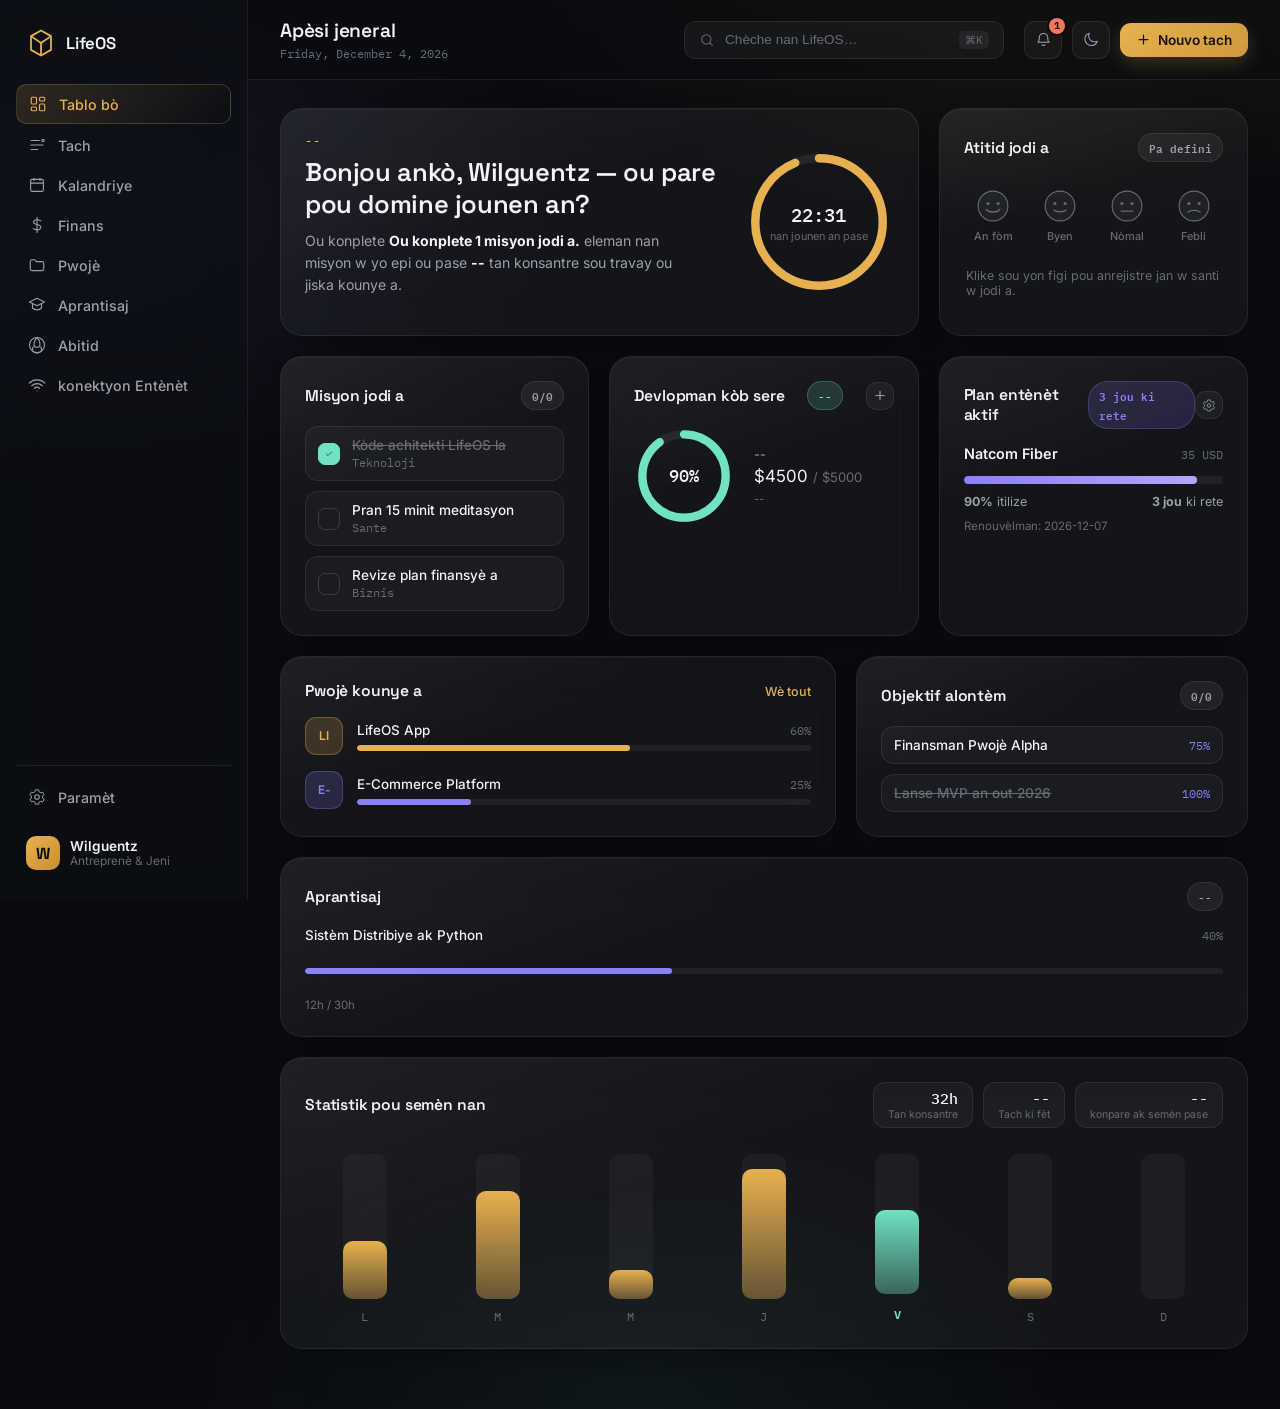
<file: index.html>
<!DOCTYPE html>
<html lang="ht">
<head>
  <meta charset="UTF-8">
  <meta name="viewport" content="width=device-width, initial-scale=1.0">
  <title>LifeOS — Tablo bò</title>

  <!-- Google Fonts -->
  <link rel="preconnect" href="https://fonts.googleapis.com">
  <link rel="preconnect" href="https://fonts.gstatic.com" crossorigin>
  <link href="https://fonts.googleapis.com/css2?family=Space+Grotesk:wght@400;500;600;700&family=Inter:wght@400;500;600;700&family=IBM+Plex+Mono:wght@400;500&display=swap" rel="stylesheet">

  <!-- CSS Style -->
  <link rel="stylesheet" href="dashboard.css">
</head>
<body>

<noscript>
  <p style="padding:16px;text-align:center;">LifeOS bezwen JavaScript pou li ka fonksyone. Tanpri aktive JavaScript nan navigatè w la.</p>
</noscript>

<div class="app">

  <!-- ================= SIDEBAR (NAVIGATION) ================= -->
  <aside class="sidebar" id="sidebar" aria-label="Navigasyon Prensipal">
    <div class="sidebar-brand">
      <span class="brand-mark" aria-hidden="true">
        <svg viewBox="0 0 24 24" fill="none">
          <path d="M12 2L4 6.5V17.5L12 22L20 17.5V6.5L12 2Z" stroke="currentColor" stroke-width="1.4" stroke-linejoin="round"/>
          <path d="M12 22V12M12 12L20 6.5M12 12L4 6.5" stroke="currentColor" stroke-width="1.4" stroke-linejoin="round"/>
        </svg>
      </span>
      <span class="brand-name">LifeOS</span>
    </div>

    <!-- Navigation Hooks via data-route -->
    <nav class="sidebar-nav" id="sidebarNav">
      <a href="#dashboard" class="nav-item is-active" data-route="dashboard" data-tip="Tablo bò" aria-label="Ale nan Tablo bò">
        <svg viewBox="0 0 24 24" fill="none" aria-hidden="true"><rect x="3" y="3" width="7" height="9" rx="1.5" stroke="currentColor" stroke-width="1.5"/><rect x="14" y="3" width="7" height="5" rx="1.5" stroke="currentColor" stroke-width="1.5"/><rect x="14" y="12" width="7" height="9" rx="1.5" stroke="currentColor" stroke-width="1.5"/><rect x="3" y="16" width="7" height="5" rx="1.5" stroke="currentColor" stroke-width="1.5"/></svg>
        <span>Tablo bò</span>
      </a>
      <a href="#tasks" class="nav-item" data-route="tasks" data-tip="Tach" aria-label="Ale nan Tach">
        <svg viewBox="0 0 24 24" fill="none" aria-hidden="true"><path d="M4 6h11M4 12h16M4 18h9" stroke="currentColor" stroke-width="1.5" stroke-linecap="round"/><circle cx="20" cy="6" r="1.6" stroke="currentColor" stroke-width="1.5"/></svg>
        <span>Tach</span>
      </a>
      <a href="#calendar" class="nav-item" data-route="calendar" data-tip="Kalandriye" aria-label="Ale nan Kalandriye">
        <svg viewBox="0 0 24 24" fill="none" aria-hidden="true"><rect x="3.5" y="4.5" width="17" height="16" rx="2" stroke="currentColor" stroke-width="1.5"/><path d="M3.5 9.5H20.5M8 3V6M16 3V6" stroke="currentColor" stroke-width="1.5" stroke-linecap="round"/></svg>
        <span>Kalandriye</span>
      </a>
      <a href="#finance" class="nav-item" data-route="finance" data-tip="Finans" aria-label="Ale nan Finans">
        <svg viewBox="0 0 24 24" fill="none" aria-hidden="true"><path d="M12 2V22" stroke="currentColor" stroke-width="1.5" stroke-linecap="round"/><path d="M17 6.5C17 6.5 14.8 5 12 5C9.5 5 7.5 6.4 7.5 8.3C7.5 12.3 17 10.2 17 14.8C17 16.9 14.7 18.5 12 18.5C9 18.5 7 16.8 7 16.8" stroke="currentColor" stroke-width="1.5" stroke-linecap="round"/></svg>
        <span>Finans</span>
      </a>
      <a href="#projects" class="nav-item" data-route="projects" data-tip="Pwojè" aria-label="Ale nan Pwojè">
        <svg viewBox="0 0 24 24" fill="none" aria-hidden="true"><path d="M3 7.5C3 6.1 4.1 5 5.5 5H9L11 7.5H18.5C19.9 7.5 21 8.6 21 10V17C21 18.4 19.9 19.5 18.5 19.5H5.5C4.1 19.5 3 18.4 3 17V7.5Z" stroke="currentColor" stroke-width="1.5" stroke-linejoin="round"/></svg>
        <span>Pwojè</span>
      </a>
      <a href="#learning" class="nav-item" data-route="learning" data-tip="Aprantisaj" aria-label="Ale nan Aprantisaj">
        <svg viewBox="0 0 24 24" fill="none" aria-hidden="true"><path d="M2 8L12 3L22 8L12 13L2 8Z" stroke="currentColor" stroke-width="1.5" stroke-linejoin="round"/><path d="M6 10.5V16C6 16 8.5 18.5 12 18.5C15.5 18.5 18 16 18 16V10.5" stroke="currentColor" stroke-width="1.5" stroke-linecap="round"/></svg>
        <span>Aprantisaj</span>
      </a>
      <a href="#habits" class="nav-item" data-route="habits" data-tip="Abitid" aria-label="Ale nan Abitid">
        <svg viewBox="0 0 24 24" fill="none" aria-hidden="true"><path d="M12 2C12 2 8 6 8 10.5C8 13 9.8 15 12 15C14.2 15 16 13 16 10.5C16 6 12 2 12 2Z" stroke="currentColor" stroke-width="1.5" stroke-linejoin="round"/><path d="M7 14C7 14 6 17 6 18.5C6 20.9 8.7 22.8 12 22.8C15.3 22.8 18 20.9 18 18.5C18 17 17 14 17 14" stroke="currentColor" stroke-width="1.5" stroke-linejoin="round"/><circle cx="12" cy="12" r="10" stroke="currentColor" stroke-width="1.5"/></svg>
        <span>Abitid</span>
      </a>
      <a href="#plan" class="nav-item" data-route="plan" data-tip="plan" aria-label="Ale nan plan inténet">
        <svg viewBox="0 0 24 24" fill="none" aria-hidden="true">
          <path d="M12 20h.01M8.5 16.5a5 5 0 0 1 7 0M5 13a10 10 0 0 1 14 0M1.5 9.5a15 15 0 0 1 21 0" stroke="currentColor" stroke-width="1.5" stroke-linecap="round" stroke-linejoin="round"/>
        </svg>
        <span>konektyon Entènèt</span>
      </a>
    </nav>

    <!-- Profile Area (Required Hooks) -->
    <div class="sidebar-footer">
      <a href="#settings" class="nav-item" data-route="settings" data-tip="Paramèt" aria-label="Ale nan Paramèt">
        <svg viewBox="0 0 24 24" fill="none" aria-hidden="true"><circle cx="12" cy="12" r="3" stroke="currentColor" stroke-width="1.5"/><path d="M19.4 13.5C19.5 13 19.5 12.5 19.5 12C19.5 11.5 19.5 11 19.4 10.5L21.5 8.9L19.5 5.4L17.1 6.4C16.4 5.8 15.6 5.3 14.7 5L14.3 2.5H9.7L9.3 5C8.4 5.3 7.6 5.8 6.9 6.4L4.5 5.4L2.5 8.9L4.6 10.5C4.5 11 4.5 11.5 4.5 12C4.5 12.5 4.5 13 4.6 13.5L2.5 15.1L4.5 18.6L6.9 17.6C7.6 18.2 8.4 18.7 9.3 19L9.7 21.5H14.3L14.7 19C15.6 18.7 16.4 18.2 17.1 17.6L19.5 18.6L21.5 15.1L19.4 13.5Z" stroke="currentColor" stroke-width="1.3" stroke-linejoin="round"/></svg>
        <span>Paramèt</span>
      </a>
      <div class="sidebar-user" id="sidebarUserProfile">
        <div class="user-avatar" id="userAvatar">-</div>
        <div class="user-meta">
          <span class="user-name" id="userName">-</span>
          <span class="user-role" id="userRole">-</span>
        </div>
      </div>
    </div>
  </aside>

  <!-- ================= MAIN CONTENT CONTAINER ================= -->
  <div class="main">
    <header class="topbar">
      <button class="icon-btn only-mobile" id="menuToggle" aria-label="Louvri/Fèmen meni" aria-expanded="false" aria-controls="sidebar">
        <svg viewBox="0 0 24 24" fill="none" aria-hidden="true"><path d="M4 7H20M4 12H20M4 17H14" stroke="currentColor" stroke-width="1.6" stroke-linecap="round"/></svg>
      </button>

      <div class="topbar-title">
        <h1 id="viewTitle">Apèsi jeneral</h1>
        <p id="todayLabel">--</p>
      </div>

      <div class="topbar-search" role="search">
        <svg viewBox="0 0 24 24" fill="none" aria-hidden="true"><circle cx="11" cy="11" r="7" stroke="currentColor" stroke-width="1.6"/><path d="M20 20L16.5 16.5" stroke="currentColor" stroke-width="1.6" stroke-linecap="round"/></svg>
        <input type="text" id="searchInput" placeholder="Chèche nan LifeOS…" aria-label="Chèche nan tout sistèm nan">
        <span class="kbd" aria-hidden="true">⌘K</span>
      </div>

      <div class="topbar-actions">
        <button class="icon-btn" id="notificationBtn" aria-label="Notifikasyon, pa gen nouvo mesaj" aria-live="polite">
          <svg viewBox="0 0 24 24" fill="none" aria-hidden="true"><path d="M6 9.5C6 6 8.7 3.5 12 3.5C15.3 3.5 18 6 18 9.5C18 15 20 16 20 16H4C4 16 6 15 6 9.5Z" stroke="currentColor" stroke-width="1.5" stroke-linejoin="round"/><path d="M9.5 19C9.5 19 10 20.5 12 20.5C14 20.5 14.5 19 14.5 19" stroke="currentColor" stroke-width="1.5" stroke-linejoin="round"/></svg>
          <span class="count-badge" id="notificationBadge" style="display:none;">0</span>
        </button>
        <button class="icon-btn" id="themeToggle" aria-label="Chanje tèm klè oswa fonse">
          <svg viewBox="0 0 24 24" fill="none" aria-hidden="true"><path d="M20 14.5C18.9 15 17.7 15.3 16.4 15.3C11.8 15.3 8 11.6 8 7C8 5.7 8.3 4.4 8.9 3.3C5.3 4.4 2.7 7.8 2.7 11.7C2.7 16.6 6.7 20.6 11.6 20.6C15.5 20.6 18.8 18.1 20 14.5Z" stroke="currentColor" stroke-width="1.5" stroke-linejoin="round"/></svg>
        </button>
        <button class="btn-primary" id="newTaskBtn" aria-label="Kreye yon nouvo tach">
          <svg viewBox="0 0 24 24" fill="none" aria-hidden="true"><path d="M12 5V19M5 12H19" stroke="currentColor" stroke-width="2" stroke-linecap="round"/></svg>
          Nouvo tach
        </button>
      </div>
    </header>

    <main class="content" id="mainContent">
      <div class="grid">
        <!-- 1. WELCOME SECTION -->
        <section class="card card--welcome span-8" id="welcomeSection" data-reveal>
          <div class="welcome-text">
            <p class="eyebrow" id="welcomeGreeting">--</p>
            <h2 id="welcomeTitle">Pwofil la ap chaje...</h2>
            <p class="welcome-sub" id="welcomeSub">
              Ou konplete <strong id="welcomeDoneCount">--</strong> eleman nan misyon w yo epi ou pase <strong id="welcomeFocusedTime">--</strong> tan konsantre sou travay ou jiska kounye a.
            </p>
            <div class="welcome-chips" id="welcomeChips"></div>
          </div>
          <div class="day-arc" aria-hidden="true">
            <svg viewBox="0 0 160 160">
              <circle class="arc-track" cx="80" cy="80" r="68"/>
              <circle class="arc-fill" id="dayArcFill" cx="80" cy="80" r="68"/>
            </svg>
            <div class="arc-label">
              <span class="arc-time" id="arcTime">--:--</span>
              <span class="arc-caption" id="arcCaption">nan jounen an pase</span>
            </div>
          </div>
        </section>

        <!-- 2. MOOD SECTION -->
        <section class="card card--mood span-4" id="moodSection" data-reveal>
          <div class="card-head">
            <h3>Atitid jodi a</h3>
            <span class="card-tag" id="moodTag">Pa defini</span>
          </div>
          <div class="mood-row" id="moodRow">
            <button class="mood-btn" data-mood="great" data-label="An fòm">
              <svg viewBox="0 0 40 40"><circle cx="20" cy="20" r="17.5" class="mood-face"/><circle cx="14" cy="17" r="1.8" class="mood-eye"/><circle cx="26" cy="17" r="1.8" class="mood-eye"/><path d="M12 24C14.5 28 25.5 28 28 24" class="mood-mouth"/></svg>
              <span>An fòm</span>
            </button>
            <button class="mood-btn" data-mood="good" data-label="Byen">
              <svg viewBox="0 0 40 40"><circle cx="20" cy="20" r="17.5" class="mood-face"/><circle cx="14" cy="17" r="1.8" class="mood-eye"/><circle cx="26" cy="17" r="1.8" class="mood-eye"/><path d="M13 25C16 27.5 24 27.5 27 25" class="mood-mouth"/></svg>
              <span>Byen</span>
            </button>
            <button class="mood-btn" data-mood="okay" data-label="Nòmal">
              <svg viewBox="0 0 40 40"><circle cx="20" cy="20" r="17.5" class="mood-face"/><circle cx="14" cy="17" r="1.8" class="mood-eye"/><circle cx="26" cy="17" r="1.8" class="mood-eye"/><path d="M13 26H27" class="mood-mouth"/></svg>
              <span>Nòmal</span>
            </button>
            <button class="mood-btn" data-mood="low" data-label="Febli">
              <svg viewBox="0 0 40 40"><circle cx="20" cy="20" r="17.5" class="mood-face"/><circle cx="14" cy="17" r="1.8" class="mood-eye"/><circle cx="26" cy="17" r="1.8" class="mood-eye"/><path d="M13 27C16 24.5 24 24.5 27 27" class="mood-mouth"/></svg>
              <span>Febli</span>
            </button>
          </div>
          <p class="mood-note" id="moodNote">Klike sou yon figi pou anrejistre jan w santi w jodi a.</p>
        </section>

        <!-- 3. MISSION SECTION -->
        <section class="card card--mission span-4" id="missionSection" data-reveal>
          <div class="card-head">
            <h3>Misyon jodi a</h3>
            <span class="card-tag" id="missionTag">0/0</span>
          </div>
          <ul class="mission-list" id="missionList"></ul>
        </section>

        <!-- 4. SAVINGS SECTION -->
        <section class="card card--savings span-4" id="savingsSection" data-reveal>
          <div class="card-head">
            <h3>Devlopman kòb sere</h3>
            <span class="card-tag tag--mint" id="savingsTag">--</span>
            <button class="icon-btn" id="addTransactionBtn" style="width:28px;height:28px;">
              <svg viewBox="0 0 24 24" fill="none"><path d="M12 5V19M5 12H19" stroke="currentColor" stroke-width="2" stroke-linecap="round"/></svg>
            </button>
          </div>
          <div class="savings-body">
            <div class="ring-wrap">
              <svg viewBox="0 0 120 120" class="ring">
                <circle cx="60" cy="60" r="50" class="ring-track"/>
                <circle cx="60" cy="60" r="50" class="ring-fill" id="savingsRing"/>
              </svg>
              <div class="ring-center">
                <span class="ring-pct" id="savingsPct">0%</span>
              </div>
            </div>
            <div class="savings-meta">
              <p class="savings-goal" id="savingsGoalName">--</p>
              <p class="savings-amounts"><strong id="savingsCurrent">--</strong> <span id="savingsTarget">sou --</span></p>
              <p class="savings-sub" id="savingsSub">--</p>
            </div>
          </div>
        </section>

        <!-- 5. INTERNET PLAN SECTION -->
        <section class="card card--plan span-4" id="internetPlanSection" data-reveal>
          <div class="card-head">
            <h3>Plan entènèt aktif</h3>
            <span class="card-tag tag--violet" id="planDaysLeft">-- jou ki rete</span>
            <button class="icon-btn" id="managePlanBtn" style="width:28px;height:28px;">
              <svg viewBox="0 0 24 24" fill="none"><circle cx="12" cy="12" r="3" stroke="currentColor" stroke-width="1.5"/><path d="M19.4 13.5C19.5 13 19.5 12.5 19.5 12C19.5 11.5 19.5 11 19.4 10.5L21.5 8.9L19.5 5.4L17.1 6.4C16.4 5.8 15.6 5.3 14.7 5L14.3 2.5H9.7L9.3 5C8.4 5.3 7.6 5.8 6.9 6.4L4.5 5.4L2.5 8.9L4.6 10.5C4.5 11 4.5 11.5 4.5 12C4.5 12.5 4.5 13 4.6 13.5L2.5 15.1L4.5 18.6L6.9 17.6C7.6 18.2 8.4 18.7 9.3 19L9.7 21.5H14.3L14.7 19C15.6 18.7 16.4 18.2 17.1 17.6L19.5 18.6L21.5 15.1L19.4 13.5Z" stroke="currentColor" stroke-width="1.3" stroke-linejoin="round"/></svg>
            </button>
          </div>
          <div class="plan-body">
            <div class="plan-top">
              <span class="plan-provider" id="planProvider">--</span>
              <span class="plan-price" id="planPrice">--</span>
            </div>
            <div class="plan-bar" aria-hidden="true">
              <div class="plan-bar-fill" id="planBarFill" style="width: 0%;"></div>
            </div>
            <div class="plan-stats">
              <span><strong id="planUsed">--</strong> itilize</span>
              <span><strong id="planLeft">--</strong> ki rete</span>
            </div>
            <p class="plan-renew" id="planRenewDate">--</p>
          </div>
        </section>

        <!-- 6. PROJECTS SECTION -->
        <section class="card card--projects span-7" id="projectsSection" data-reveal>
          <div class="card-head">
            <h3>Pwojè kounye a</h3>
            <a href="#projects" class="card-link" data-route="projects">Wè tout</a>
          </div>
          <div class="project-list" id="projectList"></div>
        </section>

        <!-- NEW GOALS SECTION -->
        <section class="card card--goals span-5" id="goalsSection" data-reveal>
          <div class="card-head">
            <h3>Objektif alontèm</h3>
            <span class="card-tag" id="goalsTag">0/0</span>
          </div>
          <ul class="goals-list" id="goalsList"></ul>
        </section>

        <!-- 7. LEARNING SECTION -->
        <section class="card card--learning span-12" id="learningSection" data-reveal>
          <div class="card-head">
            <h3>Aprantisaj</h3>
            <span class="card-tag" id="learningTag">--</span>
          </div>
          <div class="learning-list" id="learningList"></div>
        </section>

        <!-- 8. WEEKLY STATS SECTION -->
        <section class="card card--stats span-12" id="weeklyStatsSection" data-reveal>
          <div class="card-head">
            <h3>Statistik pou semèn nan</h3>
            <div class="stats-summary" id="statsSummary">
              <div class="stat-pill"><span class="stat-num" id="statFocusedTime">--</span><span class="stat-label">Tan konsantre</span></div>
              <div class="stat-pill"><span class="stat-num" id="statTasksDone">--</span><span class="stat-label">Tach ki fèt</span></div>
              <div class="stat-pill"><span class="stat-num" id="statTrend">--</span><span class="stat-label">konpare ak semèn pase</span></div>
            </div>
          </div>
          <div class="bars" id="weeklyBars"></div>
        </section>
      </div>
    </main>
  </div>

  <!-- MODAL: PLAN ENTÈNÈT -->
  <div class="modal-backdrop" id="planModalBackdrop"></div>
  <section class="modal plan-modal" id="planPage" role="dialog" aria-modal="true" aria-labelledby="planModalTitle">
    <div class="modal-card">
      <div class="modal-head">
        <h3 id="planModalTitle">Jere Plan Entènèt</h3>
        <button class="icon-btn" id="planModalClose" aria-label="Fèmen modal plan entènèt">
          <svg viewBox="0 0 24 24" fill="none"><path d="M6 6L18 18M18 6L6 18" stroke="currentColor" stroke-width="1.8" stroke-linecap="round"/></svg>
        </button>
      </div>
      <div class="plan-modal-stats">
        <span class="card-tag tag--violet" id="planModalPct">--%</span>
        <span class="plan-modal-days" id="planModalDaysLeft">-- jou ki rete</span>
      </div>
      <form id="internetPlanForm">
        <select id="networkSelect">
          <option value="Natcom">Natcom</option>
          <option value="Digicel">Digicel</option>
        </select>
        <select id="planTypeSelect">
          <option value="24h">24 Èdtan</option>
          <option value="5j">5 jou</option>
          <option value="semèn">Semèn</option>
          <option value="mwa">Mwa</option>
        </select>
        <input type="text" id="priceInput" placeholder="Pri (ex: 35 USD)" required>
        <button type="submit">Sove</button>
      </form>
      <p class="sidebar-plan-status" id="planPageStatus">--</p>
    </div>
  </section>

  <!-- MODAL: ALÈT / NOTIFIKASYON -->
  <div class="modal-backdrop" id="alertsModalBackdrop"></div>
  <section class="modal alerts-modal" id="alertsModal" role="dialog" aria-modal="true" aria-labelledby="alertsModalTitle">
    <div class="modal-card">
      <div class="modal-head">
        <h3 id="alertsModalTitle">Alèt Plan Entènèt</h3>
        <button class="icon-btn" id="alertsModalClose" aria-label="Fèmen modal alèt yo">
          <svg viewBox="0 0 24 24" fill="none"><path d="M6 6L18 18M18 6L6 18" stroke="currentColor" stroke-width="1.8" stroke-linecap="round"/></svg>
        </button>
      </div>
      <ul class="alerts-list" id="alertsList"></ul>
      <p class="alerts-empty" id="alertsEmpty">Ou pa gen okenn alèt kounye a.</p>
    </div>
  </section>

  <div class="sidebar-scrim" id="sidebarScrim" aria-hidden="true"></div>
</div>

<script type="module" src="main.js"></script>
</body>
</html>
</file>
<file: dashboard.css>
/* ============================================================
   LifeOS — Design tokens
   ============================================================ */
:root{
  /* base surfaces */
  --bg: #0A0B0F;
  --bg-soft: #0D0F15;
  --bg-elevated: #14161D;
  --glass: rgba(255,255,255,0.045);
  --glass-strong: rgba(255,255,255,0.075);
  --border: rgba(255,255,255,0.08);
  --border-strong: rgba(255,255,255,0.14);

  /* text */
  --text-primary: #F3F4F7;
  --text-secondary: #9CA0AD;
  --text-tertiary: #666B78;

  /* accents */
  --accent-gold: #E8B14F;
  --accent-gold-soft: rgba(232,177,79,0.16);
  --accent-mint: #6FE3C4;
  --accent-mint-soft: rgba(111,227,196,0.16);
  --accent-violet: #8B7FF6;
  --accent-violet-soft: rgba(139,127,246,0.16);
  --accent-coral: #F2765A;

  /* type */
  --font-display: 'Space Grotesk', 'Inter', sans-serif;
  --font-body: 'Inter', sans-serif;
  --font-mono: 'IBM Plex Mono', monospace;

  /* layout */
  --sidebar-w: 248px;
  --radius-lg: 22px;
  --radius-md: 16px;
  --radius-sm: 10px;
  --ease: cubic-bezier(.22,1,.36,1);
}

*{ box-sizing:border-box; }
html{ color-scheme: dark; }

body{
  margin:0;
  min-height:100vh;
  font-family: var(--font-body);
  color: var(--text-primary);
  background:
    radial-gradient(1100px 600px at 82% -10%, rgba(232,177,79,0.10), transparent 60%),
    radial-gradient(900px 500px at 5% 15%, rgba(139,127,246,0.09), transparent 55%),
    radial-gradient(800px 500px at 50% 100%, rgba(111,227,196,0.06), transparent 55%),
    var(--bg);
  -webkit-font-smoothing: antialiased;
}

::selection{ background: var(--accent-gold-soft); color: var(--text-primary); }

::-webkit-scrollbar{ width:9px; height:9px; }
::-webkit-scrollbar-thumb{ background: rgba(255,255,255,0.12); border-radius: 10px; }
::-webkit-scrollbar-track{ background: transparent; }

a{ color: inherit; text-decoration:none; }
button{ font-family: inherit; cursor:pointer; }

/* ============================================================
   App shell
   ============================================================ */
.app{
  display:flex;
  min-height:100vh;
}

/* ---------- Sidebar ---------- */
.sidebar{
  width: var(--sidebar-w);
  flex-shrink:0;
  display:flex;
  flex-direction:column;
  padding: 22px 16px;
  background: rgba(13,15,21,0.6);
  border-right: 1px solid var(--border);
  backdrop-filter: blur(20px);
  -webkit-backdrop-filter: blur(20px);
  position: sticky;
  top:0;
  height:100vh;
  z-index: 40;
}

.sidebar-brand{
  display:flex; align-items:center; gap:10px;
  padding: 6px 10px 26px;
}
.brand-mark{
  width:30px; height:30px; color: var(--accent-gold);
  display:flex; align-items:center; justify-content:center;
}
.brand-mark svg{ width:100%; height:100%; }
.brand-name{
  font-family: var(--font-display);
  font-weight:600;
  font-size: 1.05rem;
  letter-spacing: -0.01em;
}

.sidebar-nav{
  display:flex; flex-direction:column; gap:2px;
  flex:1;
}

.nav-item{
  display:flex; align-items:center; gap:12px;
  padding: 10px 12px;
  border-radius: var(--radius-sm);
  color: var(--text-secondary);
  font-size: 0.89rem;
  font-weight: 500;
  transition: background .18s var(--ease), color .18s var(--ease), transform .18s var(--ease);
}
.nav-item svg{ width:18px; height:18px; flex-shrink:0; }
.nav-item:hover{ background: var(--glass); color: var(--text-primary); }
.nav-item.is-active{
  background: linear-gradient(135deg, var(--accent-gold-soft), transparent);
  color: var(--accent-gold);
  border: 1px solid rgba(232,177,79,0.22);
}

.sidebar-footer{
  display:flex; flex-direction:column; gap:12px;
  padding-top: 12px;
  border-top: 1px solid var(--border);
}
.sidebar-user{
  display:flex; align-items:center; gap:10px;
  padding: 8px 10px;
  border-radius: var(--radius-sm);
}
.user-avatar{
  width:34px; height:34px; border-radius:10px;
  display:flex; align-items:center; justify-content:center;
  background: linear-gradient(135deg, var(--accent-gold), #c98f2e);
  color:#0A0B0F; font-weight:700; font-family: var(--font-display);
  flex-shrink:0;
}
.user-meta{ display:flex; flex-direction:column; line-height:1.2; overflow:hidden; }
.user-name{ font-size:0.85rem; font-weight:600; }
.user-role{ font-size:0.74rem; color:var(--text-tertiary); }

.sidebar-scrim{ display:none; }

/* ---------- Main column ---------- */
.main{
  flex:1;
  min-width:0;
  display:flex;
  flex-direction:column;
}

/* ---------- Topbar ---------- */
.topbar{
  position: sticky;
  top:0;
  z-index: 30;
  display:flex;
  align-items:center;
  gap: 20px;
  padding: 18px 32px;
  background: rgba(10,11,15,0.55);
  backdrop-filter: blur(18px);
  -webkit-backdrop-filter: blur(18px);
  border-bottom: 1px solid var(--border);
}
.topbar-title h1{
  margin:0; font-family: var(--font-display);
  font-size: 1.2rem; font-weight:600; letter-spacing:-0.01em;
}
.topbar-title p{
  margin:2px 0 0; font-size:0.78rem; color: var(--text-tertiary);
  font-family: var(--font-mono);
}

.topbar-search{
  margin-left: auto;
  display:flex; align-items:center; gap:8px;
  width: 320px;
  padding: 9px 14px;
  border-radius: 12px;
  background: var(--glass);
  border: 1px solid var(--border);
  color: var(--text-tertiary);
  transition: border-color .18s var(--ease), background .18s var(--ease);
}
.topbar-search:focus-within{ border-color: var(--border-strong); background: var(--glass-strong); }
.topbar-search svg{ width:16px; height:16px; flex-shrink:0; }
.topbar-search input{
  border:none; background:transparent; outline:none;
  color: var(--text-primary); font-size:0.85rem; width:100%;
}
.topbar-search input::placeholder{ color: var(--text-tertiary); }
.kbd{
  font-family: var(--font-mono); font-size:0.68rem;
  color: var(--text-tertiary); background: rgba(255,255,255,0.06);
  padding: 2px 6px; border-radius:5px; flex-shrink:0;
}

.topbar-actions{ display:flex; align-items:center; gap:10px; }

.icon-btn{
  position:relative;
  width:38px; height:38px;
  display:flex; align-items:center; justify-content:center;
  border-radius: 11px;
  background: var(--glass);
  border: 1px solid var(--border);
  color: var(--text-secondary);
  transition: background .18s var(--ease), color .18s var(--ease), transform .12s var(--ease);
}
.icon-btn svg{ width:17px; height:17px; }
.icon-btn:hover{ background: var(--glass-strong); color: var(--text-primary); transform: translateY(-1px); }
.dot-badge{
  position:absolute; top:8px; right:8px;
  width:6px; height:6px; border-radius:50%;
  background: var(--accent-coral);
  box-shadow: 0 0 0 2px var(--bg);
}

.btn-primary{
  display:flex; align-items:center; gap:7px;
  padding: 9px 16px;
  border-radius: 11px;
  border: none;
  background: linear-gradient(135deg, var(--accent-gold), #cf9a3c);
  color: #17130a;
  font-weight:600; font-size:0.85rem;
  box-shadow: 0 6px 18px rgba(232,177,79,0.22);
  transition: transform .16s var(--ease), box-shadow .16s var(--ease);
  white-space: nowrap;
}
.btn-primary svg{ width:15px; height:15px; }
.btn-primary:hover{ transform: translateY(-1px); box-shadow: 0 8px 22px rgba(232,177,79,0.3); }
.btn-primary:active{ transform: translateY(0); }

.only-mobile{ display:none; }

/* ============================================================
   Content / Bento grid
   ============================================================ */
.content{ padding: 28px 32px 60px; }

.grid{
  display:grid;
  grid-template-columns: repeat(12, 1fr);
  gap: 20px;
}

.span-12{ grid-column: span 12; }
.span-8{ grid-column: span 8; }
.span-7{ grid-column: span 7; }
.span-5{ grid-column: span 5; }
.span-4{ grid-column: span 4; }

/* ---------- Card base (glassmorphism) ---------- */
.card{
  position:relative;
  background: var(--glass);
  border: 1px solid var(--border);
  border-radius: var(--radius-lg);
  padding: 24px;
  backdrop-filter: blur(22px);
  -webkit-backdrop-filter: blur(22px);
  box-shadow: 0 1px 0 rgba(255,255,255,0.03) inset, 0 20px 40px -24px rgba(0,0,0,0.6);
  overflow:hidden;
  opacity:0;
  transform: translateY(14px);
  animation: reveal .7s var(--ease) forwards;
}
.card::before{
  content:"";
  position:absolute; inset:0;
  background: linear-gradient(160deg, rgba(255,255,255,0.05), transparent 40%);
  pointer-events:none;
}
.card:hover{ border-color: var(--border-strong); }

@keyframes reveal{
  to{ opacity:1; transform: translateY(0); }
}
[data-reveal]:nth-child(1){ animation-delay: .02s; }
[data-reveal]:nth-child(2){ animation-delay: .07s; }
[data-reveal]:nth-child(3){ animation-delay: .12s; }
[data-reveal]:nth-child(4){ animation-delay: .17s; }
[data-reveal]:nth-child(5){ animation-delay: .22s; }
[data-reveal]:nth-child(6){ animation-delay: .27s; }
[data-reveal]:nth-child(7){ animation-delay: .32s; }
[data-reveal]:nth-child(8){ animation-delay: .37s; }

.card-head{
  display:flex; align-items:center; justify-content:space-between;
  margin-bottom: 16px;
}
.card-head h3{
  margin:0; font-family: var(--font-display);
  font-size:0.98rem; font-weight:600; letter-spacing:-0.01em;
}
.card-link{ font-size:0.78rem; color: var(--accent-gold); font-weight:500; }
.card-link:hover{ text-decoration: underline; }

.card-tag{
  font-size:0.7rem; font-weight:600;
  padding: 4px 10px; border-radius: 20px;
  background: rgba(255,255,255,0.06);
  color: var(--text-secondary);
  border: 1px solid var(--border);
  font-family: var(--font-mono);
}
.tag--mint{ background: var(--accent-mint-soft); color: var(--accent-mint); border-color: rgba(111,227,196,0.25); }
.tag--violet{ background: var(--accent-violet-soft); color: var(--accent-violet); border-color: rgba(139,127,246,0.25); }

/* ---------- 1. Welcome card ---------- */
.card--welcome{
  display:flex; align-items:center; justify-content:space-between; gap:24px;
}
.eyebrow{
  margin:0 0 8px; font-family: var(--font-mono); font-size:0.72rem;
  text-transform: uppercase; letter-spacing: 0.08em; color: var(--accent-gold);
}
.welcome-text h2{
  margin:0 0 10px; font-family: var(--font-display);
  font-size: clamp(1.3rem, 2vw, 1.65rem); font-weight:600; letter-spacing:-0.015em;
  max-width: 30ch;
}
.welcome-sub{ margin:0 0 16px; color: var(--text-secondary); font-size:0.88rem; max-width: 42ch; line-height:1.55; }
.welcome-sub strong{ color: var(--text-primary); }
.welcome-chips{ display:flex; gap:8px; flex-wrap:wrap; }
.chip{
  font-size:0.76rem; padding:6px 12px; border-radius: 20px;
  background: rgba(255,255,255,0.05); border:1px solid var(--border);
  color: var(--text-secondary);
}

.day-arc{ position:relative; width:150px; height:150px; flex-shrink:0; }
.day-arc svg{ width:100%; height:100%; transform: rotate(-90deg); }
.arc-track{ fill:none; stroke: rgba(255,255,255,0.07); stroke-width:9; }
.arc-fill{
  fill:none; stroke: var(--accent-gold); stroke-width:9;
  stroke-linecap: round;
  stroke-dasharray: 427; stroke-dashoffset: 427;
  transition: stroke-dashoffset 1.1s var(--ease);
}
.arc-label{
  position:absolute; inset:0; display:flex; flex-direction:column;
  align-items:center; justify-content:center; text-align:center;
}
.arc-time{ font-family: var(--font-mono); font-size:1.2rem; font-weight:500; }
.arc-caption{ font-size:0.68rem; color: var(--text-tertiary); margin-top:2px; }

/* ---------- 2. Mood card ---------- */
.mood-row{ display:flex; gap:8px; justify-content:space-between; }
.mood-btn{
  flex:1; display:flex; flex-direction:column; align-items:center; gap:6px;
  padding: 10px 4px; border-radius: 14px;
  border: 1px solid transparent; background: transparent;
  color: var(--text-tertiary);
  transition: background .18s var(--ease), border-color .18s var(--ease), transform .12s var(--ease);
}
.mood-btn svg{ width:34px; height:34px; }
.mood-face{ fill: rgba(255,255,255,0.05); stroke: currentColor; stroke-width:1.3; }
.mood-eye{ fill: currentColor; }
.mood-mouth{ fill:none; stroke: currentColor; stroke-width:1.6; stroke-linecap:round; }
.mood-btn span{ font-size:0.68rem; font-weight:500; }
.mood-btn:hover{ background: var(--glass); color: var(--text-secondary); transform: translateY(-2px); }
.mood-btn.is-selected{
  color: var(--accent-gold);
  background: var(--accent-gold-soft);
  border-color: rgba(232,177,79,0.3);
  transform: translateY(-2px);
}
.mood-note{ margin: 14px 2px 0; font-size:0.78rem; color: var(--text-tertiary); }

/* ---------- 3. Mission card ---------- */
.mission-list{ list-style:none; margin:0; padding:0; display:flex; flex-direction:column; gap:10px; }
.mission-item{
  display:flex; align-items:center; gap:12px;
  padding: 10px 12px; border-radius: 13px;
  background: rgba(255,255,255,0.03);
  border: 1px solid var(--border);
  transition: background .18s var(--ease);
}
.mission-item:hover{ background: rgba(255,255,255,0.05); }
.check{
  width:22px; height:22px; border-radius: 7px; flex-shrink:0;
  border: 1.5px solid var(--border-strong);
  background: transparent;
  display:flex; align-items:center; justify-content:center;
  color: transparent;
  transition: all .18s var(--ease);
}
.mission-item.is-done .check{
  background: var(--accent-mint); border-color: var(--accent-mint); color:#08221a;
}
.check svg{ width:12px; height:12px; }
.mission-copy{ display:flex; flex-direction:column; min-width:0; }
.mission-title{ font-size:0.85rem; font-weight:500; }
.mission-item.is-done .mission-title{ color: var(--text-tertiary); text-decoration: line-through; }
.mission-meta{ font-size:0.72rem; color: var(--text-tertiary); font-family: var(--font-mono); margin-top:2px; }

/* ---------- Goals card ---------- */
.goals-list{ list-style:none; margin:0; padding:0; display:flex; flex-direction:column; gap:10px; }
.goal-item{
  display:flex; align-items:center; gap:12px;
  padding: 10px 12px; border-radius: 13px;
  background: rgba(255,255,255,0.03);
  border: 1px solid var(--border);
  transition: background .18s var(--ease);
}
.goal-item:hover{ background: rgba(255,255,255,0.05); }
.goal-item .check{
  width:22px; height:22px; border-radius: 7px; flex-shrink:0;
  border: 1.5px solid var(--border-strong);
  background: transparent;
  display:flex; align-items:center; justify-content:center;
  color: transparent;
  transition: all .18s var(--ease);
}
.goal-item.is-done .check{
  background: var(--accent-violet); border-color: var(--accent-violet); color:#17130a;
}
.goal-item .check svg{ width:12px; height:12px; }
.goal-copy{ display:flex; flex-direction:column; min-width:0; flex:1; }
.goal-title{ font-size:0.85rem; font-weight:500; }
.goal-item.is-done .goal-title{ color: var(--text-tertiary); text-decoration: line-through; }
.goal-meta{ font-size:0.72rem; color: var(--text-tertiary); font-family: var(--font-mono); margin-top:2px; }
.goal-pct{ font-family: var(--font-mono); font-size:0.76rem; color: var(--accent-violet); flex-shrink:0; }

/* ---------- 4. Savings card ---------- */
.savings-body{ display:flex; align-items:center; gap:20px; }
.ring-wrap{ position:relative; width:100px; height:100px; flex-shrink:0; }
.ring{ width:100%; height:100%; transform: rotate(-90deg); }
.ring-track{ fill:none; stroke: rgba(255,255,255,0.07); stroke-width:10; }
.ring-fill{
  fill:none; stroke: var(--accent-mint); stroke-width:10; stroke-linecap: round;
  stroke-dasharray: 314; stroke-dashoffset: 314;
  transition: stroke-dashoffset 1.1s var(--ease);
}
.ring-center{ position:absolute; inset:0; display:flex; align-items:center; justify-content:center; }
.ring-pct{ font-family: var(--font-mono); font-size:1.05rem; font-weight:500; }
.savings-goal{ margin:0 0 4px; font-size:0.8rem; color: var(--text-secondary); }
.savings-amounts{ margin:0 0 6px; font-size:1.05rem; }
.savings-amounts span{ color: var(--text-tertiary); font-size:0.82rem; font-weight:400; }
.savings-sub{ margin:0; font-size:0.72rem; color: var(--text-tertiary); }

/* ---------- 5. Internet plan card ---------- */
.plan-top{ display:flex; justify-content:space-between; align-items:baseline; margin-bottom:14px; }
.plan-provider{ font-weight:600; font-size:0.9rem; }
.plan-price{ font-family: var(--font-mono); font-size:0.78rem; color: var(--text-tertiary); }
.plan-bar{ height:8px; border-radius:20px; background: rgba(255,255,255,0.06); overflow:hidden; margin-bottom:10px; }
.plan-bar-fill{
  height:100%; width:0%; border-radius:20px;
  background: linear-gradient(90deg, var(--accent-violet), #b2a8ff);
  transition: width 1.1s var(--ease);
}
.plan-stats{ display:flex; justify-content:space-between; font-size:0.78rem; color: var(--text-secondary); margin-bottom:10px; }
.plan-renew{ margin:0; font-size:0.72rem; color: var(--text-tertiary); }

/* ---------- 6. Projects card ---------- */
.project-list{ display:flex; flex-direction:column; gap:16px; }
.project-row{ display:flex; align-items:center; gap:14px; }
.project-icon{
  width:38px; height:38px; border-radius:11px; flex-shrink:0;
  display:flex; align-items:center; justify-content:center;
  font-family: var(--font-display); font-weight:600; font-size:0.78rem;
  background: color-mix(in srgb, var(--pc) 18%, transparent);
  color: var(--pc);
  border: 1px solid color-mix(in srgb, var(--pc) 30%, transparent);
}
.project-info{ flex:1; min-width:0; }
.project-top{ display:flex; justify-content:space-between; margin-bottom:7px; gap:10px; }
.project-name{ font-size:0.84rem; font-weight:500; white-space:nowrap; overflow:hidden; text-overflow:ellipsis; }
.project-pct{ font-family: var(--font-mono); font-size:0.78rem; color: var(--text-tertiary); flex-shrink:0; }

.progress-track{ height:6px; border-radius:20px; background: rgba(255,255,255,0.06); overflow:hidden; }
.progress-fill{
  height:100%; width:0%; border-radius:20px;
  background: var(--pc);
  transition: width 1.2s var(--ease);
}

/* ---------- 7. Learning card ---------- */
.learning-list{ display:flex; flex-direction:column; gap:18px; }
.learning-info{ display:flex; justify-content:space-between; margin-bottom:7px; }
.learning-name{ font-size:0.84rem; font-weight:500; }
.learning-pct{ font-family: var(--font-mono); font-size:0.78rem; color: var(--text-tertiary); }
.learning-meta{ display:block; margin-top:6px; font-size:0.72rem; color: var(--text-tertiary); }

/* ---------- 8. Weekly stats ---------- */
.stats-summary{ display:flex; gap:10px; }
.stat-pill{
  display:flex; flex-direction:column; align-items:flex-end;
  padding: 6px 14px; border-radius: 12px;
  background: rgba(255,255,255,0.04); border:1px solid var(--border);
}
.stat-num{ font-family: var(--font-mono); font-weight:500; font-size:0.92rem; }
.stat-label{ font-size:0.66rem; color: var(--text-tertiary); }

.bars{
  display:flex; align-items:flex-end; gap:14px;
  height: 180px; padding-top: 10px;
}
.bar-col{ flex:1; display:flex; flex-direction:column; align-items:center; gap:10px; height:100%; justify-content:flex-end; }
.bar-track{
  width:100%; max-width:44px; height:100%;
  display:flex; align-items:flex-end;
  border-radius: 10px;
  background: rgba(255,255,255,0.035);
  overflow:hidden;
}
.bar-fill{
  width:100%; height:0%;
  border-radius: 10px 10px 4px 4px;
  background: linear-gradient(180deg, var(--accent-gold), rgba(232,177,79,0.35));
  transition: height 1s var(--ease);
  position:relative;
}
.bar-fill.is-today{ background: linear-gradient(180deg, var(--accent-mint), rgba(111,227,196,0.35)); }
.bar-day{ font-size:0.72rem; color: var(--text-tertiary); font-family: var(--font-mono); }
.bar-day.is-today{ color: var(--accent-mint); font-weight:600; }

/* ---------- Modals (Plan Entènèt / Alèt) ---------- */
.modal-backdrop{
  display:none; position:fixed; inset:0; z-index:80;
  background: rgba(6,7,10,0.6); backdrop-filter: blur(3px);
}
.modal-backdrop.is-open{ display:block; }

.modal{
  display:none; position:fixed; inset:0; z-index:90;
  align-items:center; justify-content:center; padding:20px;
}
.modal.is-open{ display:flex; }

.modal-card{
  width:100%; max-width:440px;
  background: var(--bg-elevated);
  border:1px solid var(--border-strong);
  border-radius: var(--radius-lg);
  padding:24px;
  box-shadow: 0 30px 60px -20px rgba(0,0,0,0.7);
  animation: modalPop .22s var(--ease);
}
@keyframes modalPop{ from{ opacity:0; transform: translateY(8px) scale(.98);} to{ opacity:1; transform:none; } }

.modal-head{ display:flex; align-items:center; justify-content:space-between; margin-bottom:16px; }
.modal-head h3{ margin:0; font-family: var(--font-display); font-size:1rem; font-weight:600; }

.plan-modal-stats{ display:flex; align-items:center; gap:10px; margin-bottom:16px; }
.plan-modal-days{ font-size:0.8rem; color: var(--text-secondary); font-family: var(--font-mono); }

#internetPlanForm{
  display: flex;
  flex-direction: column;
  gap: 10px;
}
#internetPlanForm select,
#internetPlanForm input{
  width: 100%;
  padding: 10px 12px;
  border-radius: 10px;
  background: rgba(255,255,255,0.05);
  border: 1px solid var(--border);
  color: var(--text-primary);
  font-size: 0.85rem;
  font-family: var(--font-body);
  outline: none;
  transition: border-color .18s var(--ease);
}
#internetPlanForm select:focus,
#internetPlanForm input:focus{
  border-color: var(--border-strong);
}
#internetPlanForm select option{
  background: var(--bg-elevated);
  color: var(--text-primary);
}
#internetPlanForm input::placeholder{
  color: var(--text-tertiary);
}
#internetPlanForm button{
  padding: 10px;
  border-radius: 10px;
  border: none;
  background: linear-gradient(135deg, var(--accent-gold), #cf9a3c);
  color: #17130a;
  font-weight: 600;
  font-size: 0.85rem;
  cursor: pointer;
}
.sidebar-plan-status{
  margin: 12px 2px 0;
  font-size: 0.78rem;
  color: var(--text-secondary);
  font-family: var(--font-mono);
}

.alerts-list{ list-style:none; margin:0; padding:0; display:flex; flex-direction:column; gap:10px; max-height:320px; overflow-y:auto; }
.alert-item{ display:flex; align-items:flex-start; gap:10px; padding:10px 12px; border-radius:12px; background: rgba(255,255,255,0.03); border:1px solid var(--border); }
.alert-dot{ width:8px; height:8px; border-radius:50%; margin-top:5px; flex-shrink:0; background: var(--accent-gold); }
.alert-item.level-2 .alert-dot{ background: var(--accent-coral); }
.alert-item.level-1 .alert-dot{ background:#ef4444; }
.alert-item.is-read{ opacity:0.55; }
.alert-copy{ display:flex; flex-direction:column; gap:2px; }
.alert-title{ font-size:0.84rem; font-weight:500; }
.alert-meta{ font-size:0.72rem; color: var(--text-tertiary); font-family: var(--font-mono); }
.alerts-empty{ margin:14px 2px 0; font-size:0.82rem; color: var(--text-tertiary); text-align:center; }

.count-badge{
  position:absolute; top:-4px; right:-4px;
  min-width:16px; height:16px; padding:0 4px; border-radius:20px;
  background: var(--accent-coral); color:#1a0d08;
  font-size:0.62rem; font-weight:700; font-family: var(--font-mono);
  display:none; align-items:center; justify-content:center;
  box-shadow: 0 0 0 2px var(--bg);
}

/* ============================================================
   Responsive
   ============================================================ */
@media (max-width: 1180px){
  .span-8{ grid-column: span 12; }
  .span-7{ grid-column: span 12; }
  .span-5{ grid-column: span 6; }
  .span-4{ grid-column: span 6; }
  .day-arc{ width:120px; height:120px; }
}

@media (max-width: 860px){
  :root{ --sidebar-w: 220px; }
  .topbar-search{ width: 220px; }
  .span-5, .span-4{ grid-column: span 12; }
  .card--welcome{ flex-direction:column; align-items:flex-start; text-align:left; }
  .day-arc{ align-self:center; }
}

@media (max-width: 680px){
  .only-mobile{ display:flex; }
  .sidebar{
    position:fixed; left:0; top:0; z-index:60;
    transform: translateX(-100%);
    transition: transform .28s var(--ease);
    box-shadow: 20px 0 60px rgba(0,0,0,0.5);
  }
  .sidebar.is-open{ transform: translateX(0); }
  .sidebar-scrim{
    display:none; position:fixed; inset:0; z-index:50;
    background: rgba(0,0,0,0.5); backdrop-filter: blur(2px);
  }
  .sidebar-scrim.is-open{ display:block; }

  .topbar{ padding: 14px 16px; gap:10px; }
  .topbar-search{ display:none; }
  .topbar-title h1{ font-size:1.05rem; }
  .content{ padding: 18px 16px 40px; }
  .btn-primary span{ display:none; }
  .btn-primary{ padding: 10px; }

  .savings-body{ flex-direction:column; align-items:flex-start; }
  .stats-summary{ display:none; }
  .bars{ gap:8px; }
}

@media (prefers-reduced-motion: reduce){
  *{ animation-duration: 0.01ms !important; transition-duration: 0.01ms !important; }
}
</file>
